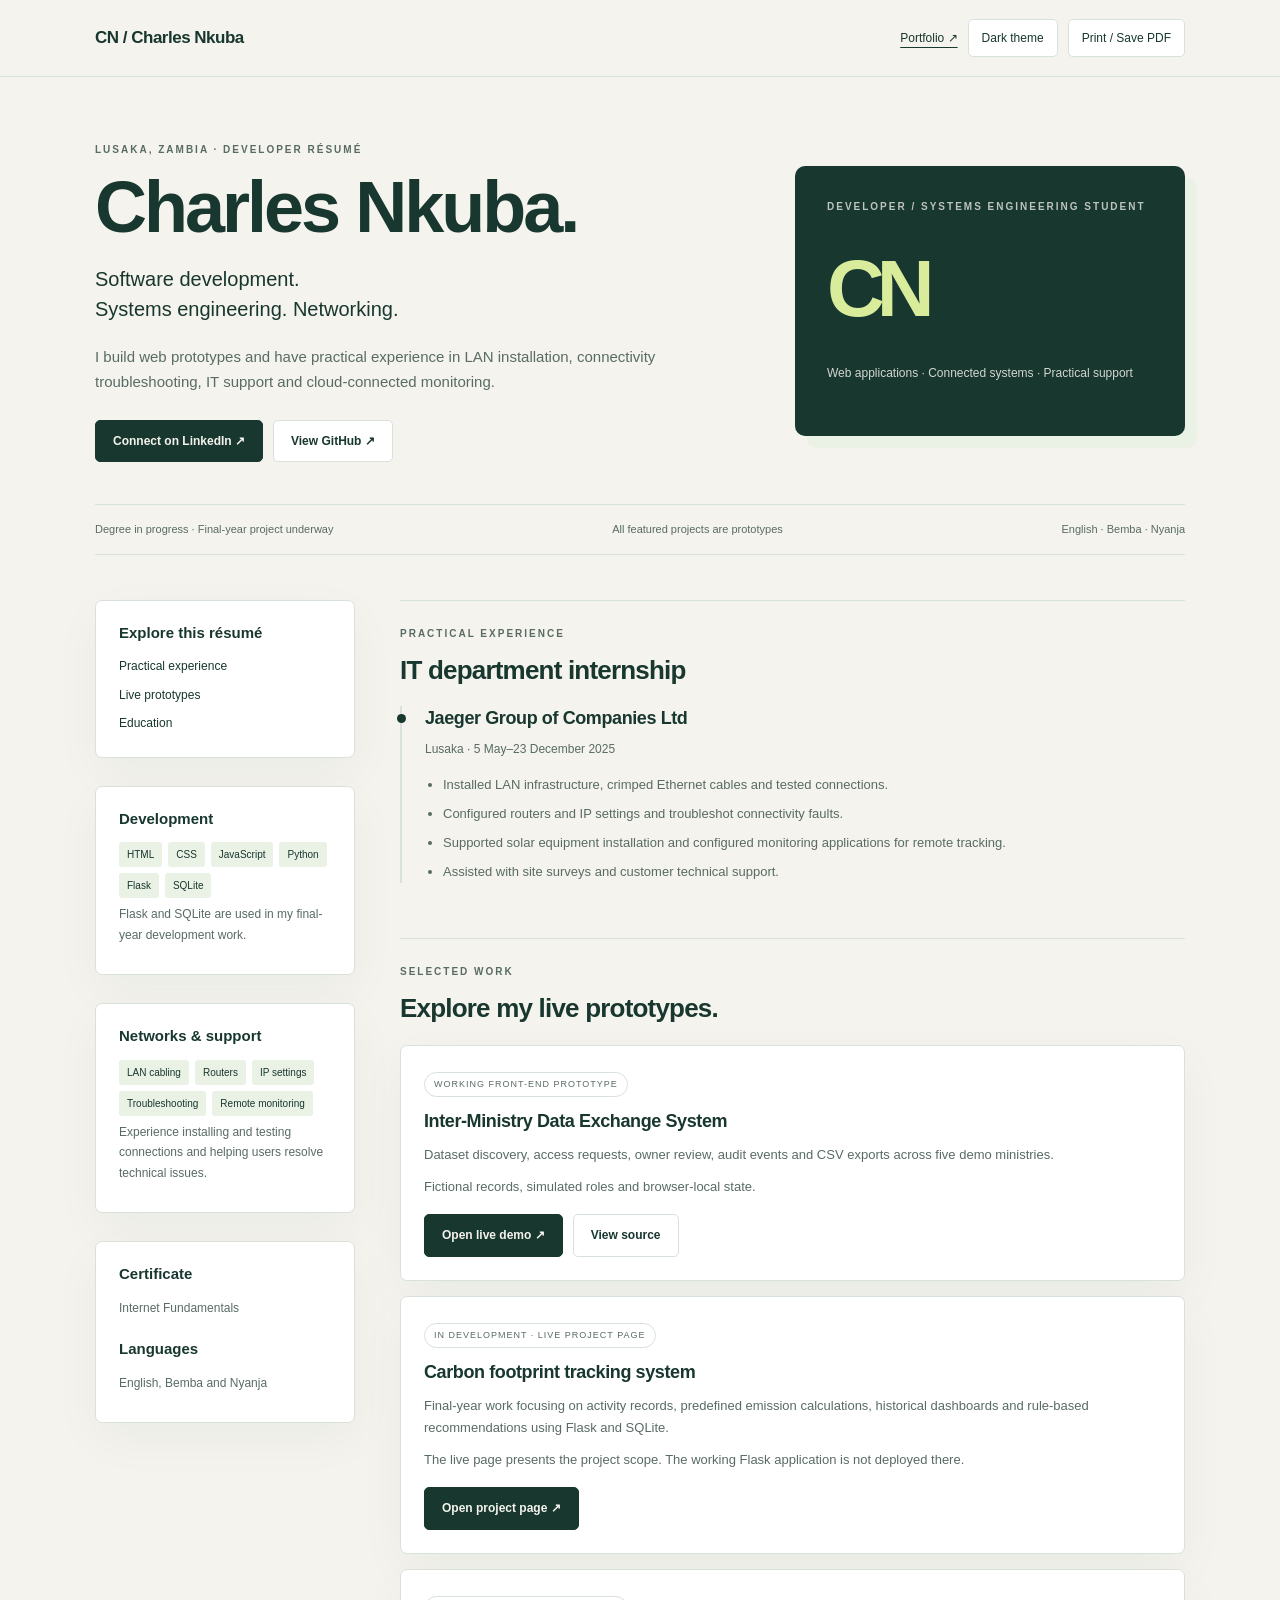
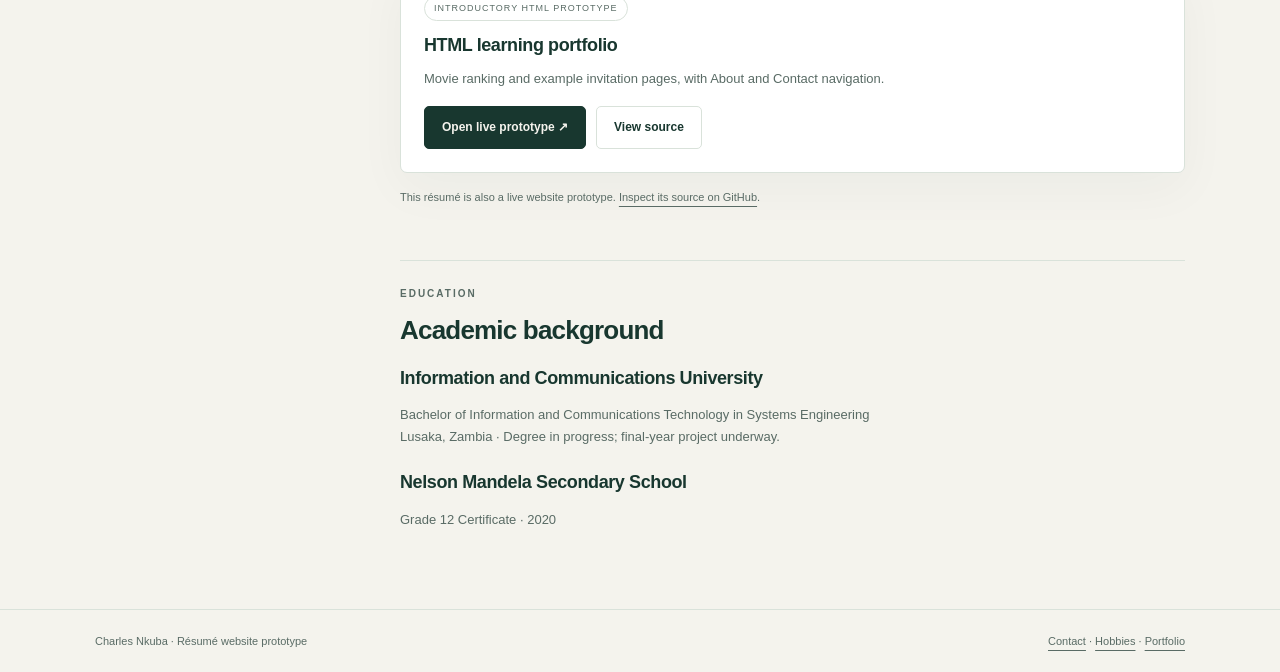
<file: index.html>
<!doctype html><html lang="en"><head><meta charset="utf-8"><meta name="viewport" content="width=device-width,initial-scale=1"><meta name="description" content="Charles Nkuba — developer and ICT Systems Engineering student with networking and IT support experience. Explore live prototypes and practical work."><title>Charles Nkuba | Developer résumé</title><link rel="stylesheet" href="styles.css"></head><body><a class="skip" href="#main">Skip to content</a><header class="topbar"><div class="wrap"><a class="wordmark" href="https://charlesnkuba.github.io/">CN / Charles Nkuba</a><div class="tools"><a href="https://charlesnkuba.github.io/">Portfolio ↗</a><button id="theme-toggle" type="button" aria-pressed="false">Dark theme</button><button id="print" type="button">Print / Save PDF</button></div></div></header><main id="main" class="wrap"><section class="hero"><div><p class="eyebrow">Lusaka, Zambia · Developer résumé</p><h1>Charles Nkuba.</h1><p class="role">Software development.<br>Systems engineering. Networking.</p><p class="summary">I build web prototypes and have practical experience in LAN installation, connectivity troubleshooting, IT support and cloud-connected monitoring.</p><p class="print-contact">Portfolio: charlesnkuba.github.io · LinkedIn: linkedin.com/in/nkubacharles8<br>GitHub: github.com/charlesnkuba · Lusaka, Zambia</p><div class="links"><a class="button primary" href="https://www.linkedin.com/in/nkubacharles8">Connect on LinkedIn ↗</a><a class="button" href="https://github.com/charlesnkuba">View GitHub ↗</a></div></div><aside class="identity-card" aria-label="Professional focus"><p class="eyebrow">Developer / Systems Engineering student</p><div class="monogram" aria-hidden="true">CN</div><p>Web applications · Connected systems · Practical support</p></aside></section><div class="statusline"><span>Degree in progress · Final-year project underway</span><span>All featured projects are prototypes</span><span>English · Bemba · Nyanja</span></div><div class="layout"><aside class="sidebar"><section class="nav-panel"><h2>Explore this résumé</h2><nav class="side-nav" aria-label="Résumé sections"><a href="#experience">Practical experience</a><a href="#projects">Live prototypes</a><a href="#education">Education</a></nav></section><section><h2>Development</h2><div class="skill-tags"><span>HTML</span><span>CSS</span><span>JavaScript</span><span>Python</span><span>Flask</span><span>SQLite</span></div><p>Flask and SQLite are used in my final-year development work.</p></section><section><h2>Networks & support</h2><div class="skill-tags"><span>LAN cabling</span><span>Routers</span><span>IP settings</span><span>Troubleshooting</span><span>Remote monitoring</span></div><p>Experience installing and testing connections and helping users resolve technical issues.</p></section><section><h2>Certificate</h2><p>Internet Fundamentals</p><h2 style="margin-top:22px">Languages</h2><p>English, Bemba and Nyanja</p></section></aside><div class="content"><section id="experience"><p class="eyebrow">Practical experience</p><h2>IT department internship</h2><div class="timeline"><h3>Jaeger Group of Companies Ltd</h3><p class="meta">Lusaka · 5 May–23 December 2025</p><ul><li>Installed LAN infrastructure, crimped Ethernet cables and tested connections.</li><li>Configured routers and IP settings and troubleshot connectivity faults.</li><li>Supported solar equipment installation and configured monitoring applications for remote tracking.</li><li>Assisted with site surveys and customer technical support.</li></ul></div></section><section id="projects"><p class="eyebrow">Selected work</p><h2>Explore my live prototypes.</h2><article class="project"><span class="badge">Working front-end prototype</span><h3>Inter-Ministry Data Exchange System</h3><p>Dataset discovery, access requests, owner review, audit events and CSV exports across five demo ministries.</p><p class="note">Fictional records, simulated roles and browser-local state.</p><div class="links"><a class="button primary" href="https://charlesnkuba.github.io/projects/inter-ministry/">Open live demo ↗</a><a class="button" href="https://github.com/charlesnkuba/charlesnkuba.github.io/tree/main/projects/inter-ministry">View source</a></div></article><article class="project"><span class="badge">In development · Live project page</span><h3>Carbon footprint tracking system</h3><p>Final-year work focusing on activity records, predefined emission calculations, historical dashboards and rule-based recommendations using Flask and SQLite.</p><p class="note">The live page presents the project scope. The working Flask application is not deployed there.</p><div class="links"><a class="button primary" href="https://charlesnkuba.github.io/projects/carbon-footprint/">Open project page ↗</a></div></article><article class="project"><span class="badge">Introductory HTML prototype</span><h3>HTML learning portfolio</h3><p>Movie ranking and example invitation pages, with About and Contact navigation.</p><div class="links"><a class="button primary" href="https://charlesnkuba.github.io/html-Portfolio/">Open live prototype ↗</a><a class="button" href="https://github.com/charlesnkuba/html-Portfolio">View source</a></div></article><p class="note">This résumé is also a live website prototype. <a href="https://github.com/charlesnkuba/My-Resume">Inspect its source on GitHub</a>.</p></section><section id="education"><p class="eyebrow">Education</p><h2>Academic background</h2><div class="education"><h3>Information and Communications University</h3><p>Bachelor of Information and Communications Technology in Systems Engineering<br>Lusaka, Zambia · Degree in progress; final-year project underway.</p></div><div class="education"><h3>Nelson Mandela Secondary School</h3><p>Grade 12 Certificate · 2020</p></div></section></div></div></main><footer><div class="wrap"><span>Charles Nkuba · Résumé website prototype</span><span><a href="Public/Contact%20Me.html">Contact</a> · <a href="Public/My%20Hobbies.html">Hobbies</a> · <a href="https://charlesnkuba.github.io/">Portfolio</a></span></div></footer><script src="app.js"></script></body></html>
</file>
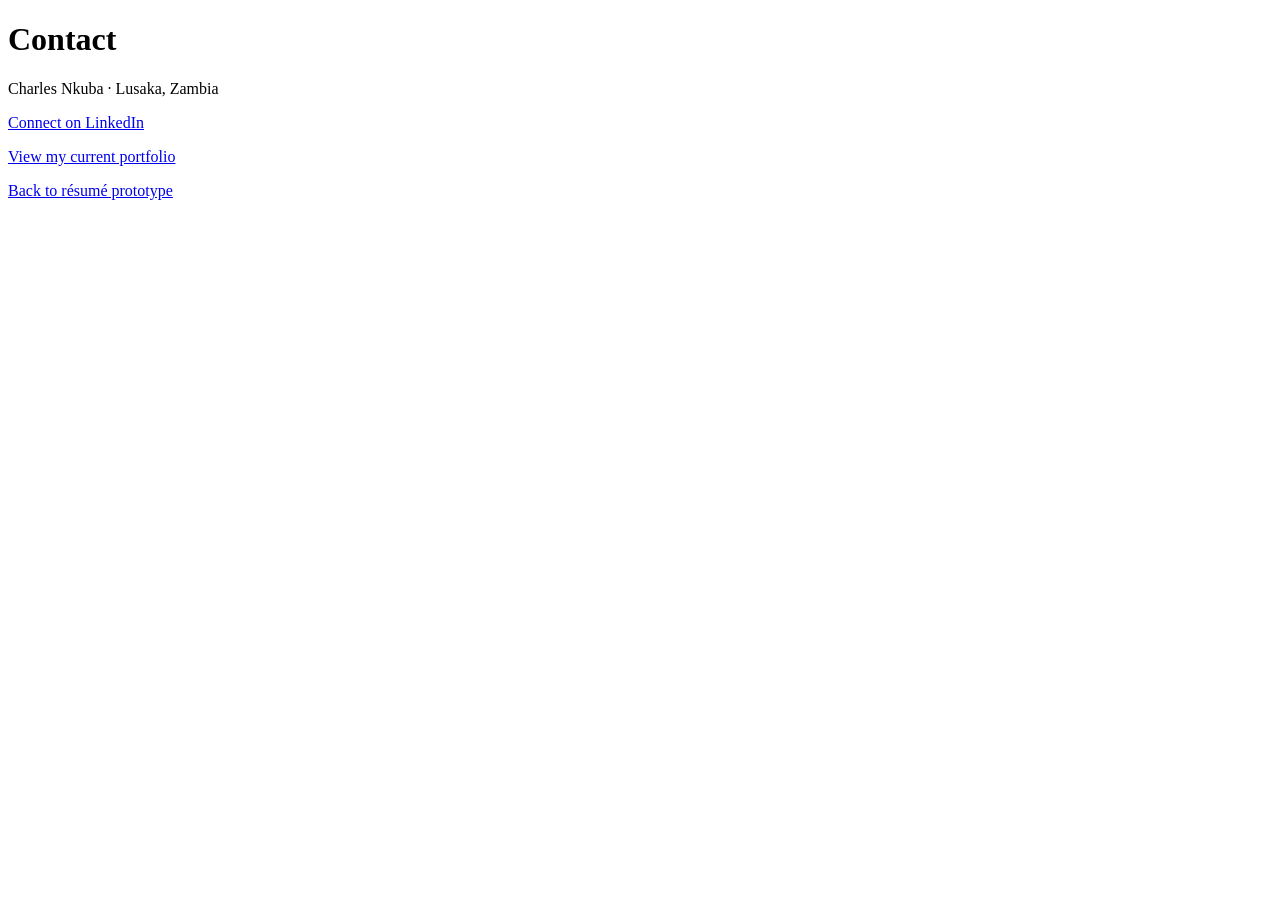
<file: Public/Contact Me.html>
<!doctype html><html lang="en"><head><meta charset="utf-8"><meta name="viewport" content="width=device-width,initial-scale=1"><title>Contact Charles Nkuba</title></head><body><h1>Contact</h1><p>Charles Nkuba · Lusaka, Zambia</p><p><a href="https://www.linkedin.com/in/nkubacharles8">Connect on LinkedIn</a></p><p><a href="https://charlesnkuba.github.io/">View my current portfolio</a></p><a href="../index.html">Back to résumé prototype</a></body></html>
</file>
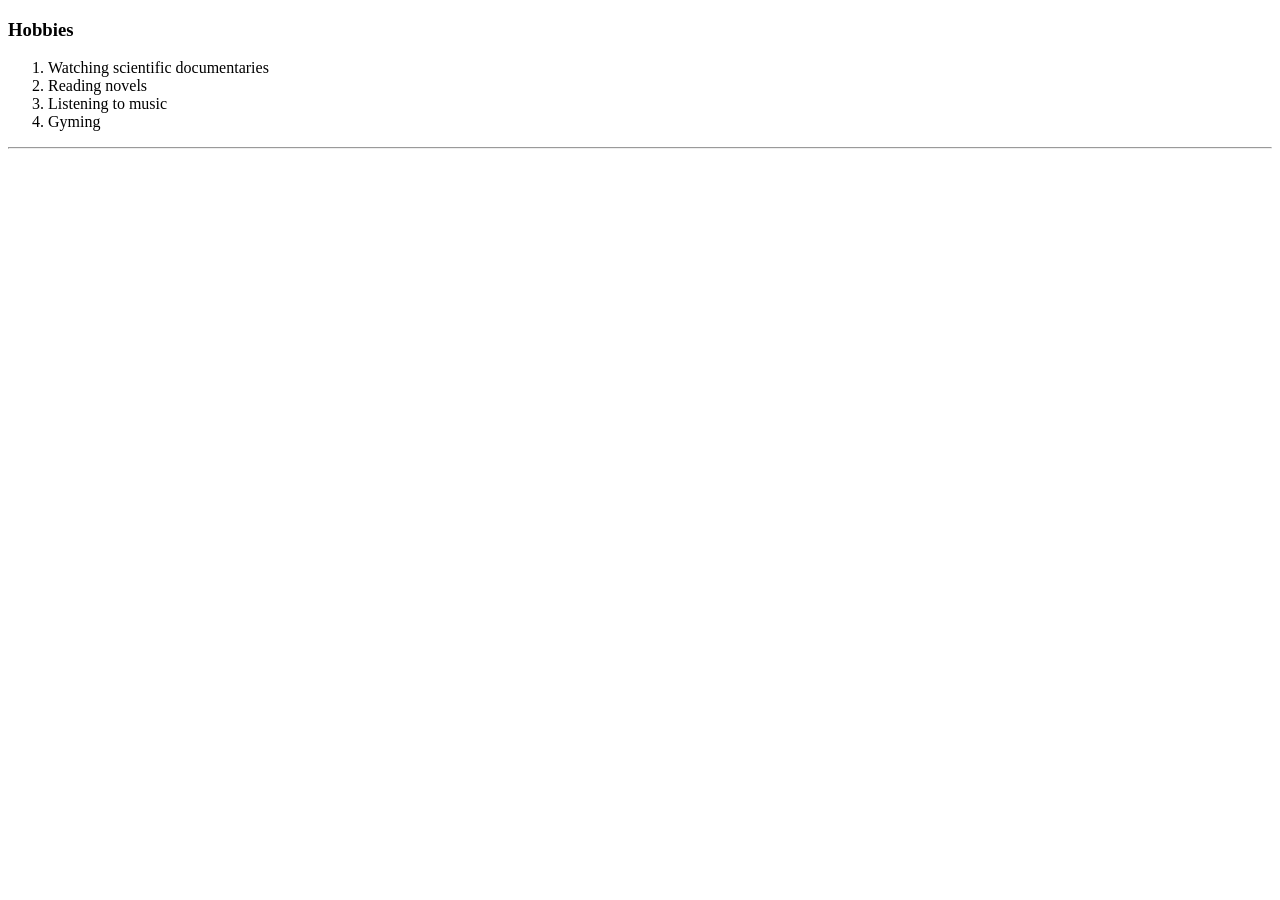
<file: Public/My Hobbies.html>
<!DOCTYPE html>
<html lang="en">
<head>
    <meta charset="UTF-8">
    <meta name="viewport" content="width=device-width, initial-scale=1.0">
    <title>My hobbies</title>
</head>
<body>
    <h3>Hobbies</h3>
    <ol>
        <li>Watching scientific documentaries</li>
        <li>Reading novels</li>
        <li>Listening to music</li>
        <li>Gyming</li>
    </ol>
    <hr>
</body>
</html>
</file>
<file: styles.css>
:root{color-scheme:light;--paper:#f4f3ed;--card:#fff;--ink:#18372f;--muted:#596b65;--line:#d9e2da;--accent:#d8ec9b;--soft:#eaf1e5;--shadow:0 16px 50px #1a382b0a}*{box-sizing:border-box}html{scroll-behavior:smooth;scroll-padding-top:85px}body{margin:0;font:15px/1.7 Arial,Helvetica,sans-serif;color:var(--ink);background:var(--paper)}body.dark{color-scheme:dark;--paper:#12231e;--card:#1a3028;--ink:#edf4e8;--muted:#b0c1b4;--line:#365044;--accent:#b9dc74;--soft:#294338;--shadow:none}a{color:inherit;text-underline-offset:5px}a:hover{color:#638132}button{font:inherit;cursor:pointer}a:focus-visible,button:focus-visible{outline:3px solid #7b9d3f;outline-offset:5px}.skip{position:absolute;top:-100px;left:20px;padding:12px;background:var(--card);z-index:20}.skip:focus{top:10px}.wrap{max-width:1150px;margin:auto;padding:0 30px}.topbar{border-bottom:1px solid var(--line);background:var(--paper)}.topbar .wrap{display:flex;justify-content:space-between;align-items:center;gap:20px;min-height:76px}.wordmark{text-decoration:none;font-weight:700;font-size:17px;letter-spacing:-.5px}.tools{display:flex;gap:10px;align-items:center}.tools a{font-size:12px}.tools button{border:1px solid var(--line);padding:8px 13px;background:var(--card);color:var(--ink);border-radius:5px;font-size:12px}.hero{padding:64px 0 42px;display:grid;grid-template-columns:1.25fr .75fr;align-items:center;gap:50px}.eyebrow{text-transform:uppercase;letter-spacing:2px;font-size:10px;font-weight:700;color:var(--muted);margin:0 0 12px}h1{font-size:clamp(45px,6vw,72px);line-height:1.05;letter-spacing:-3px;margin:0 0 18px}h2{font-size:26px;letter-spacing:-.8px;line-height:1.25;margin:0 0 20px}h3{font-size:18px;letter-spacing:-.4px;line-height:1.4;margin:0 0 8px}.role{font-size:20px;line-height:1.5;max-width:560px;margin:0 0 20px}.summary{color:var(--muted);max-width:570px}.links{display:flex;gap:10px;flex-wrap:wrap;margin-top:25px}.button{display:inline-block;padding:10px 17px;background:var(--card);border:1px solid var(--line);border-radius:5px;font-size:12px;font-weight:600;text-decoration:none}.button.primary{background:var(--ink);color:var(--paper);border-color:var(--ink)}.button:hover{background:var(--accent);color:#18372f}.identity-card{background:var(--ink);color:var(--paper);border-radius:10px;padding:32px;min-height:270px;position:relative;box-shadow:12px 12px 0 var(--soft)}.identity-card .eyebrow{color:var(--paper);opacity:.75}body.dark .identity-card{background:#294338;color:#edf4e8}body.dark .identity-card .eyebrow{color:#edf4e8}.monogram{font-size:80px;letter-spacing:-8px;line-height:1;font-weight:700;margin:34px 0;color:var(--accent)}.identity-card p:last-child{margin:0;font-size:12px;opacity:.85}.statusline{display:flex;justify-content:space-between;gap:15px;flex-wrap:wrap;border-top:1px solid var(--line);border-bottom:1px solid var(--line);padding:15px 0;font-size:11px;color:var(--muted)}.layout{display:grid;grid-template-columns:260px 1fr;gap:45px;padding:45px 0 65px}.sidebar{display:grid;align-content:start;gap:28px}.sidebar section{border:1px solid var(--line);background:var(--card);padding:23px;border-radius:7px;box-shadow:var(--shadow)}.sidebar h2{font-size:15px;margin:0 0 14px;letter-spacing:0}.sidebar p{font-size:12px;color:var(--muted);margin:6px 0}.skill-tags{display:flex;gap:6px;flex-wrap:wrap}.skill-tags span{padding:4px 8px;background:var(--soft);border-radius:3px;font-size:10px}.side-nav{display:grid;gap:8px;font-size:12px}.side-nav a{text-decoration:none}.content{display:grid;gap:42px}.content>section{border-top:1px solid var(--line);padding-top:24px}.timeline{padding-left:23px;border-left:2px solid var(--line);position:relative}.timeline:before{content:'';position:absolute;width:9px;height:9px;background:var(--ink);border-radius:50%;left:-5.5px;top:8px}.meta{font-size:12px;color:var(--muted);margin:0 0 14px}ul{padding-left:18px;color:var(--muted);font-size:13px}li{margin:7px 0}.project{background:var(--card);border:1px solid var(--line);border-radius:7px;padding:23px;margin:15px 0;box-shadow:var(--shadow)}.badge{display:inline-block;color:var(--muted);border:1px solid var(--line);font-size:9px;text-transform:uppercase;letter-spacing:1px;padding:4px 9px;border-radius:20px;margin-bottom:12px}.project p{color:var(--muted);font-size:13px;margin:10px 0}.project .links{margin-top:16px}.education+.education{margin-top:22px}.education p{font-size:13px;color:var(--muted)}.note{font-size:11px;color:var(--muted)}.print-contact{display:none}footer{border-top:1px solid var(--line);padding:22px 0;font-size:11px;color:var(--muted)}footer .wrap{display:flex;justify-content:space-between;gap:15px;flex-wrap:wrap}@media(max-width:800px){.hero{grid-template-columns:1fr;padding-top:42px;gap:30px}.identity-card{min-height:190px;max-width:500px}.monogram{font-size:60px;margin:20px 0}.layout{grid-template-columns:1fr;gap:30px}.sidebar{grid-template-columns:1fr 1fr}.sidebar .nav-panel{display:none}}@media(max-width:500px){.wrap{padding:0 20px}.topbar .wrap{flex-wrap:wrap;padding-top:14px;padding-bottom:14px;gap:10px}.tools{flex-wrap:wrap}.sidebar{grid-template-columns:1fr}.role{font-size:17px}h1{letter-spacing:-2px}.identity-card{padding:25px}.layout{padding-top:28px}.project{padding:19px}.statusline{flex-direction:column;gap:5px}}@media(prefers-reduced-motion:reduce){html{scroll-behavior:auto}}@media print{.print-contact{display:block;font-size:10px;margin:8px 0}@page{size:A4;margin:12mm}body,body.dark{--paper:white;--card:white;--ink:#15291e;--muted:#425248;--line:#ccd6cd;--soft:#f1f4ef;--shadow:none;color:#15291e;background:white;font-size:11px}.wrap{max-width:none;padding:0}.topbar,.identity-card,.skip,.tools,.nav-panel,footer,.button{display:none!important}.hero{display:block;padding:0 0 12px}h1{font-size:33px;letter-spacing:-1px}.role{font-size:14px;margin-bottom:8px}.summary{font-size:11px;margin-bottom:8px}.hero .links{display:none}.layout{grid-template-columns:180px 1fr;gap:22px;padding:20px 0}.sidebar{gap:16px;grid-template-columns:1fr}.sidebar section{padding:12px}.content{gap:20px}h2{font-size:18px;margin-bottom:12px}h3{font-size:13px}p,li,.project p,.education p{font-size:11px}.project{padding:12px;box-shadow:none;break-inside:avoid}.sidebar section,.timeline,.education{break-inside:avoid}.statusline{font-size:9px}.project .links a{display:inline;font-size:10px;color:#15291e;background:none;border:0;padding:0}.note{font-size:9px}}
</file>
